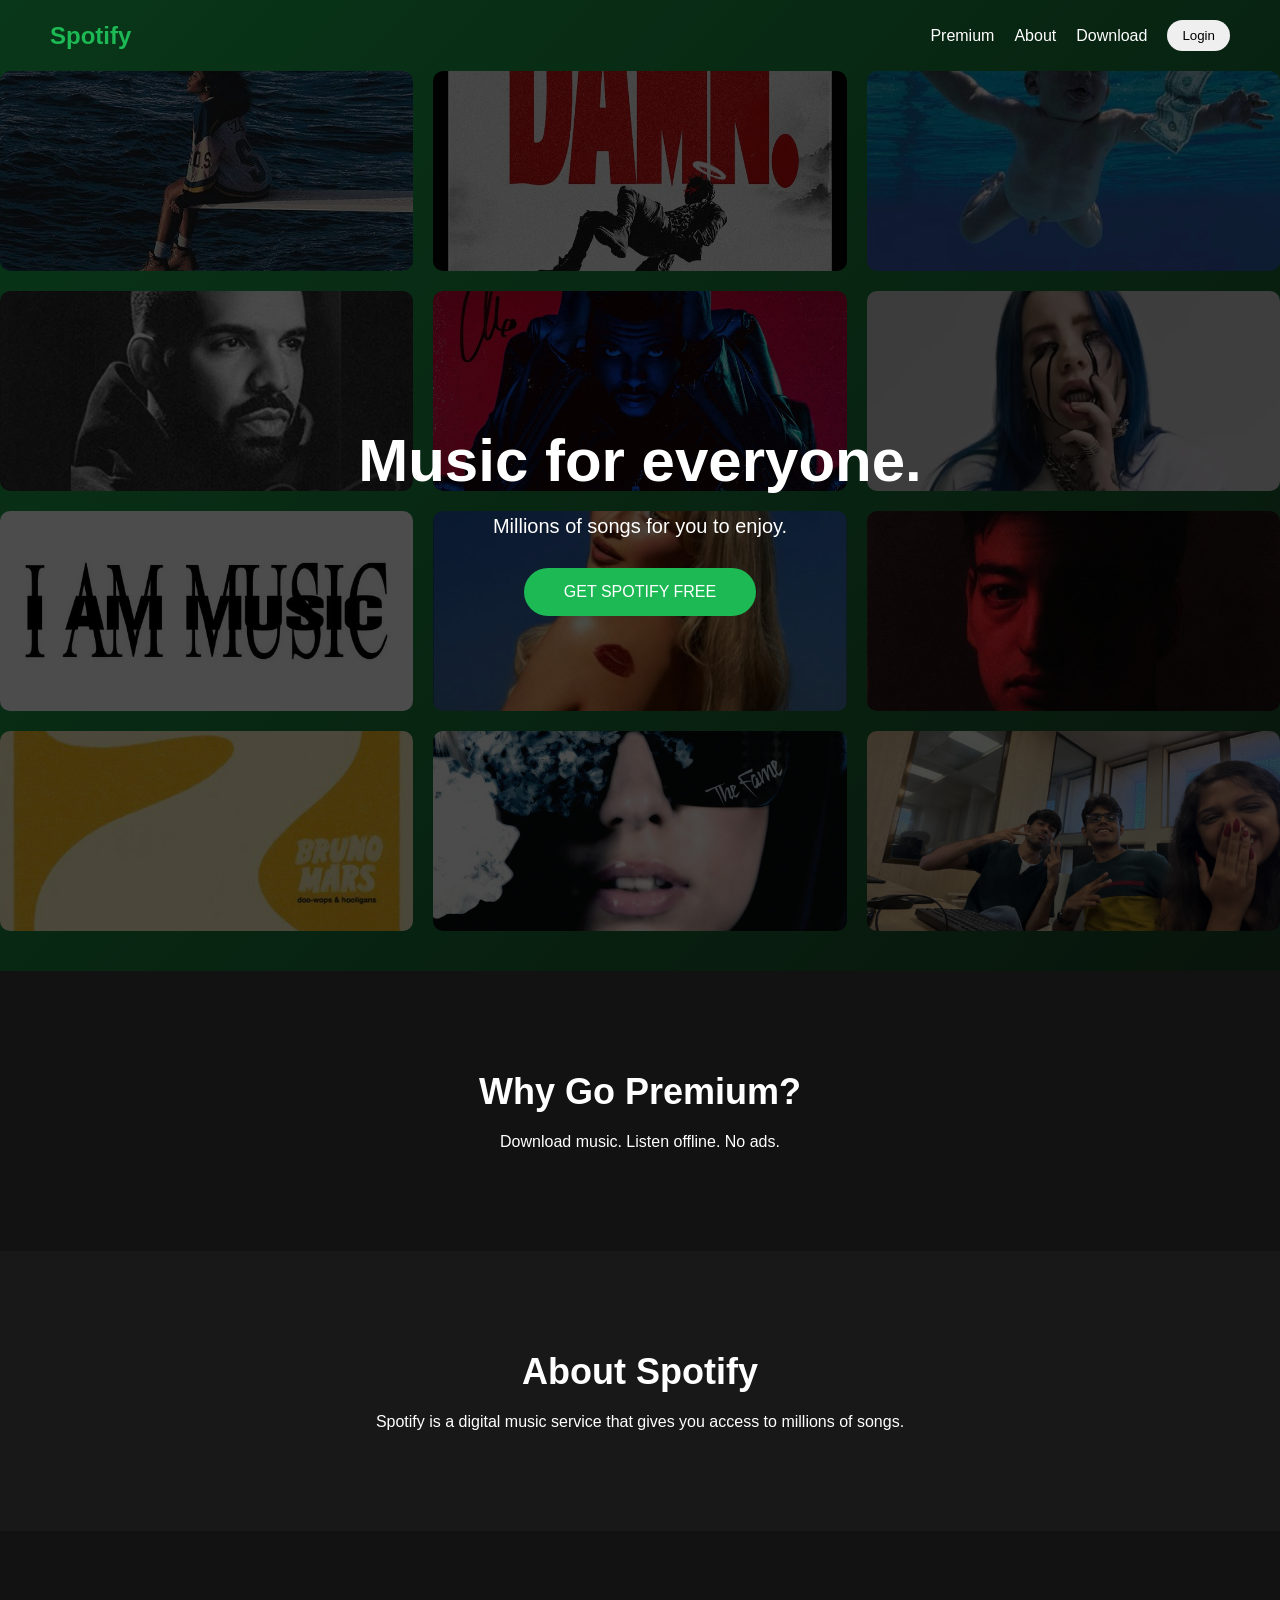
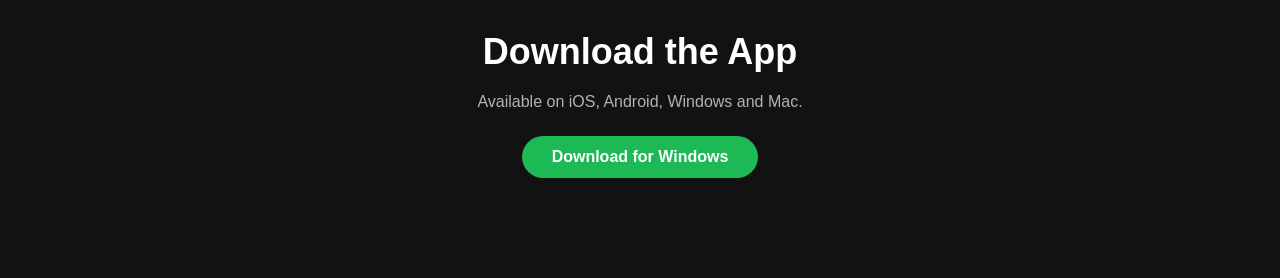
<file: index.html>
<!DOCTYPE html>
<html lang="en">
<head>
    <meta charset="UTF-8">
    <title>Spotify Landing</title>
    <link rel="stylesheet" href="styles.css">
</head>
<body>

    <nav class="navbar">
        <div class="logo">Spotify</div>
        <ul class="nav-links">
            <li><a href="#premium">Premium</a></li>
            <li><a href="#about">About</a></li>
            <li><a href="#download">Download</a></li>
            <li>
            <a href="login.html">
            <button class="login-btn">Login</button>
            </a>
</li>
        </ul>
    </nav>

    <section class="hero">
    <div class="scrolling-bg">
        <div class="image-track">
            <img src="images/Sza.jpg" alt="">
            <img src="images/Damn.jpg" alt="">
            <img src="images/Nirvana.jpg" alt="">
            <img src="images/Drake.jpg" alt="">
            <img src="images/Starboy.jpg" alt="">
            <img src="images/Billie.jpg" alt="">
            <img src="images/RATHER LIE.jpg" alt="">
            <img src="images/Sabrina.jpg" alt="">
            <img src="images/joji.jpg" alt="">
            <img src="images/Bruno.jpg" alt="">
            <img src="images/Gaga.jpg" alt="">
            <img src="images/Og.jpg" alt="">
        </div>
    </div>

    <div class="hero-content">
        <h1>Music for everyone.</h1>
        <p>Millions of songs for you to enjoy.</p>
        <button class="cta-btn">GET SPOTIFY FREE</button>
    </div>
</section>

    <section id="premium" class="content">
        <h2>Why Go Premium?</h2>
        <p>Download music. Listen offline. No ads.</p>
    </section>

    <section id="about" class="content dark">
        <h2>About Spotify</h2>
        <p>Spotify is a digital music service that gives you access to millions of songs.</p>
    </section>

    <section id="download" class="content">
    <h2>Download the App</h2>
    <p>Available on iOS, Android, Windows and Mac.</p>

    <a href="https://download.scdn.co/SpotifySetup.exe" 
       class="btn-download" 
       target="_blank">
       Download for Windows
    </a>
</section>
</body>
</html>
</file>
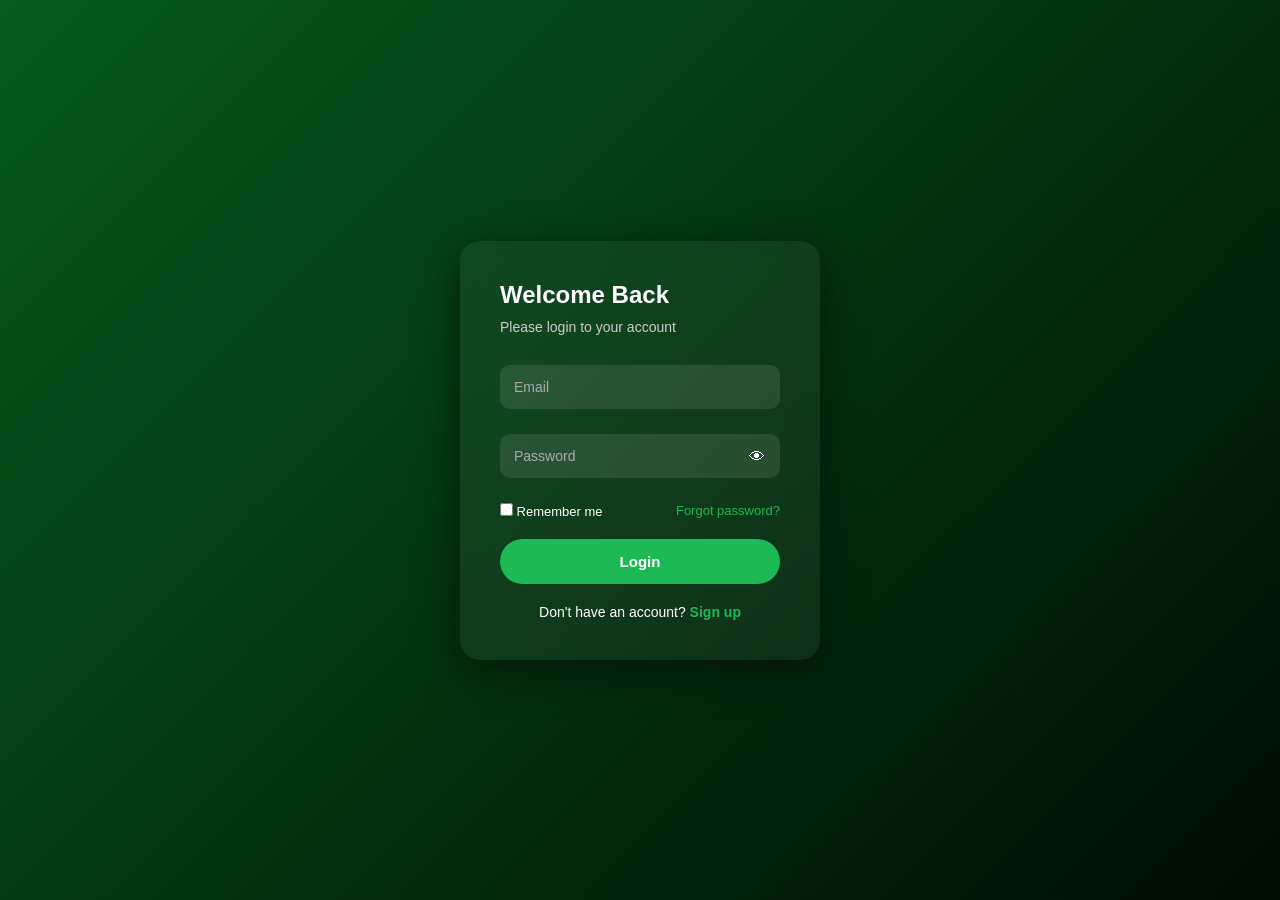
<file: login.html>
<!DOCTYPE html>
<html lang="en">
<head>
    <meta charset="UTF-8">
    <title>Spotify — Login</title>
    <link rel="stylesheet" href="login.css">
    <style>
        .error-msg, .success-msg {
            border-radius: 8px;
            padding: 10px 14px;
            margin-bottom: 14px;
            font-size: 0.88rem;
            text-align: center;
            display: none;
        }
        .error-msg   { background:#ff4d4d22; color:#ff4d4d; border:1px solid #ff4d4d55; }
        .success-msg { background:#1DB95422; color:#1DB954; border:1px solid #1DB95455; }
        .error-msg.show, .success-msg.show { display: block; }
    </style>
</head>
<body>

<div class="login-container">
    <div class="login-card">
        <h2>Welcome Back</h2>
        <p class="subtitle">Please login to your account</p>

        <div class="error-msg"   id="errorMsg">❌ Invalid email or password. Please try again.</div>
        <div class="success-msg" id="successMsg">✅ Account created! You can now log in.</div>

        <form id="loginForm" action="login.php" method="POST">
            <div class="input-group">
                <input type="email" id="email" name="email" required>
                <label>Email</label>
            </div>

            <div class="input-group password-group">
                <input type="password" id="password" name="password" required>
                <label>Password</label>
                <span id="togglePassword">👁</span>
            </div>

            <div class="options">
                <label><input type="checkbox"> Remember me</label>
                <a href="#">Forgot password?</a>
            </div>

            <button type="submit" class="login-btn">Login</button>
        </form>

        <p class="signup-text">
            Don't have an account?
            <a href="signup.html">Sign up</a>
        </p>
    </div>
</div>

<script src="login.js"></script>
<script>
    const params = new URLSearchParams(window.location.search);
    if (params.get('error')   === '1')       document.getElementById('errorMsg').classList.add('show');
    if (params.get('signup')  === 'success') document.getElementById('successMsg').classList.add('show');
</script>
</body>
</html>
</file>
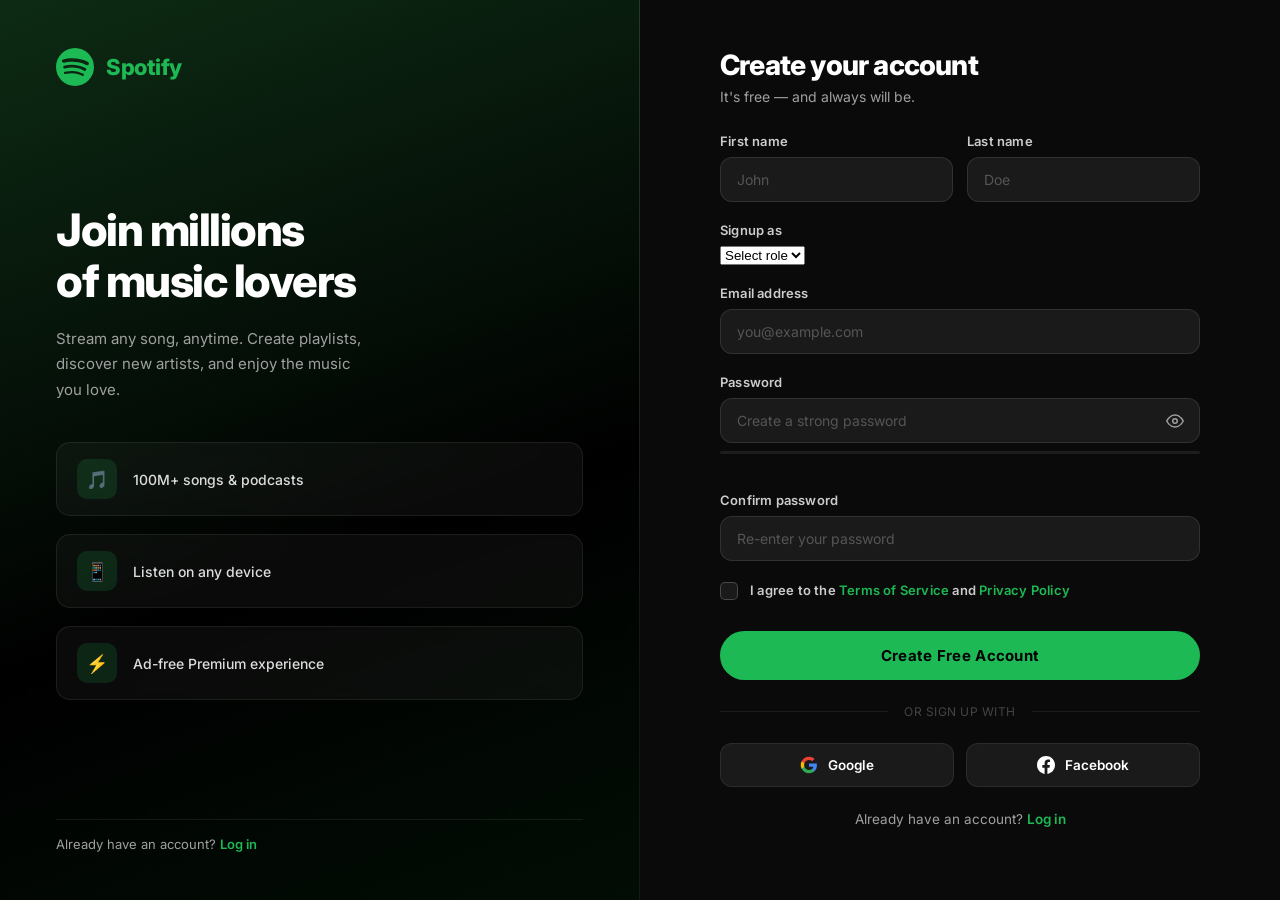
<file: signup.html>
<!DOCTYPE html>
<html lang="en">
<head>
    <meta charset="UTF-8">
    <title>Spotify — Create Account</title>
    <link rel="preconnect" href="https://fonts.googleapis.com">
    <link href="https://fonts.googleapis.com/css2?family=Circular+Std:wght@400;700&family=Inter:wght@300;400;500;600;700&display=swap" rel="stylesheet">
    <link rel="stylesheet" href="signup.css">
</head>
<body>

<!-- Animated background orbs -->
<div class="bg-orb orb1"></div>
<div class="bg-orb orb2"></div>
<div class="bg-orb orb3"></div>

<div class="page-wrapper">

    <!-- Left branding panel -->
    <div class="brand-panel">
        <div class="brand-logo">
            <svg viewBox="0 0 24 24" fill="currentColor" width="38" height="38">
                <path d="M12 0C5.4 0 0 5.4 0 12s5.4 12 12 12 12-5.4 12-12S18.66 0 12 0zm5.521 17.34c-.24.359-.66.48-1.021.24-2.82-1.74-6.36-2.101-10.561-1.141-.418.122-.779-.179-.899-.539-.12-.421.18-.78.54-.9 4.56-1.021 8.52-.6 11.64 1.32.42.18.479.659.301 1.02zm1.44-3.3c-.301.42-.841.6-1.262.3-3.239-1.98-8.159-2.58-11.939-1.38-.479.12-1.02-.12-1.14-.6-.12-.48.12-1.021.6-1.141C9.6 9.9 15 10.561 18.72 12.84c.361.181.54.78.241 1.2zm.12-3.36C15.24 8.4 8.82 8.16 5.16 9.301c-.6.179-1.2-.181-1.38-.721-.18-.601.18-1.2.72-1.381 4.26-1.26 11.28-1.02 15.721 1.621.539.3.719 1.02.419 1.56-.299.421-1.02.599-1.559.3z"/>
            </svg>
            <span>Spotify</span>
        </div>

        <div class="brand-content">
            <h1>Join millions<br>of music lovers</h1>
            <p>Stream any song, anytime. Create playlists, discover new artists, and enjoy the music you love.</p>

            <div class="perks">
                <div class="perk-item">
                    <div class="perk-icon">🎵</div>
                    <span>100M+ songs & podcasts</span>
                </div>
                <div class="perk-item">
                    <div class="perk-icon">📱</div>
                    <span>Listen on any device</span>
                </div>
                <div class="perk-item">
                    <div class="perk-icon">⚡</div>
                    <span>Ad-free Premium experience</span>
                </div>
            </div>
        </div>

        <div class="brand-footer">Already have an account? <a href="login.html">Log in</a></div>
    </div>

    <!-- Right signup form panel -->
    <div class="form-panel">
        <div class="form-card">

            <div class="form-header">
                <h2>Create your account</h2>
                <p>It's free — and always will be.</p>
            </div>

            <!-- Alert banners -->
            <div class="alert alert-error" id="errorAlert"></div>
            <div class="alert alert-success" id="successAlert"></div>

            <form id="signupForm" action="signup.php" method="POST" novalidate>

                <div class="form-row two-col">
                    <div class="field-group" id="fg-firstname">
                        <label for="firstname">First name</label>
                        <div class="input-wrap">
                            <input type="text" id="firstname" name="firstname"
                                   placeholder="John" autocomplete="given-name" required>
                            <span class="field-icon valid-icon">✓</span>
                        </div>
                        <span class="field-error"></span>
                    </div>
                    <div class="field-group" id="fg-lastname">
                        <label for="lastname">Last name</label>
                        <div class="input-wrap">
                            <input type="text" id="lastname" name="lastname"
                                   placeholder="Doe" autocomplete="family-name" required>
                            <span class="field-icon valid-icon">✓</span>
                        </div>
                        <span class="field-error"></span>
                    </div>
                </div>

                <div class="field-group" id="fg-role">
                <label for="role">Signup as</label>
                <div class="input-wrap">
                    <select id="role" name="role" required>
                        <option value="" disabled selected>Select role</option>
                        <option value="user">User</option>
                        <option value="artist">Artist</option>
                    </select>
                    <span class="field-icon valid-icon">✓</span>
                </div>
                <span class="field-error"></span>
            </div>

                <div class="field-group" id="fg-email">
                    <label for="email">Email address</label>
                    <div class="input-wrap">
                        <input type="email" id="email" name="email"
                               placeholder="you@example.com" autocomplete="email" required>
                        <span class="field-icon valid-icon">✓</span>
                    </div>
                    <span class="field-error"></span>
                </div>

                <div class="field-group" id="fg-password">
                    <label for="password">Password</label>
                    <div class="input-wrap">
                        <input type="password" id="password" name="password"
                               placeholder="Create a strong password" autocomplete="new-password" required>
                        <button type="button" class="toggle-pw" id="togglePw" aria-label="Toggle password">
                            <svg id="eyeIcon" xmlns="http://www.w3.org/2000/svg" width="18" height="18" viewBox="0 0 24 24" fill="none" stroke="currentColor" stroke-width="2">
                                <path d="M1 12s4-8 11-8 11 8 11 8-4 8-11 8-11-8-11-8z"/><circle cx="12" cy="12" r="3"/>
                            </svg>
                        </button>
                    </div>
                    <!-- Password strength bar -->
                    <div class="strength-bar">
                        <div class="strength-fill" id="strengthFill"></div>
                    </div>
                    <span class="strength-label" id="strengthLabel"></span>
                    <span class="field-error"></span>
                </div>

                <div class="field-group" id="fg-confirm">
                    <label for="confirm">Confirm password</label>
                    <div class="input-wrap">
                        <input type="password" id="confirm" name="confirm"
                               placeholder="Re-enter your password" autocomplete="new-password" required>
                        <span class="field-icon valid-icon">✓</span>
                    </div>
                    <span class="field-error"></span>
                </div>

                <div class="field-group checkbox-group">
                    <label class="checkbox-label">
                        <input type="checkbox" id="terms" name="terms" required>
                        <span class="custom-check"></span>
                        <span>I agree to the <a href="#" class="link">Terms of Service</a> and <a href="#" class="link">Privacy Policy</a></span>
                    </label>
                    <span class="field-error" id="terms-error"></span>
                </div>

                <button type="submit" class="submit-btn" id="submitBtn">
                    <span class="btn-text">Create Free Account</span>
                    <span class="btn-loader" id="btnLoader">
                        <svg class="spinner" viewBox="0 0 24 24"><circle cx="12" cy="12" r="10" fill="none" stroke="currentColor" stroke-width="3" stroke-dasharray="60" stroke-dashoffset="20"/></svg>
                    </span>
                </button>

            </form>

            <div class="divider"><span>or sign up with</span></div>

            <div class="social-row">
                <button class="social-btn" type="button">
                    <svg width="18" height="18" viewBox="0 0 24 24"><path d="M22.56 12.25c0-.78-.07-1.53-.2-2.25H12v4.26h5.92c-.26 1.37-1.04 2.53-2.21 3.31v2.77h3.57c2.08-1.92 3.28-4.74 3.28-8.09z" fill="#4285F4"/><path d="M12 23c2.97 0 5.46-.98 7.28-2.66l-3.57-2.77c-.98.66-2.23 1.06-3.71 1.06-2.86 0-5.29-1.93-6.16-4.53H2.18v2.84C3.99 20.53 7.7 23 12 23z" fill="#34A853"/><path d="M5.84 14.09c-.22-.66-.35-1.36-.35-2.09s.13-1.43.35-2.09V7.07H2.18C1.43 8.55 1 10.22 1 12s.43 3.45 1.18 4.93l2.85-2.22.81-.62z" fill="#FBBC05"/><path d="M12 5.38c1.62 0 3.06.56 4.21 1.64l3.15-3.15C17.45 2.09 14.97 1 12 1 7.7 1 3.99 3.47 2.18 7.07l3.66 2.84c.87-2.6 3.3-4.53 6.16-4.53z" fill="#EA4335"/></svg>
                    Google
                </button>
                <button class="social-btn" type="button">
                    <svg width="18" height="18" viewBox="0 0 24 24" fill="currentColor"><path d="M24 12.073c0-6.627-5.373-12-12-12s-12 5.373-12 12c0 5.99 4.388 10.954 10.125 11.854v-8.385H7.078v-3.47h3.047V9.43c0-3.007 1.792-4.669 4.533-4.669 1.312 0 2.686.235 2.686.235v2.953H15.83c-1.491 0-1.956.925-1.956 1.874v2.25h3.328l-.532 3.47h-2.796v8.385C19.612 23.027 24 18.062 24 12.073z"/></svg>
                    Facebook
                </button>
            </div>

            <p class="login-redirect">Already have an account? <a href="login.html" class="link">Log in</a></p>

        </div>
    </div>

</div>

<script src="signup.js"></script>
</body>
</html>
</file>
<file: styles.css>
* {
    margin: 0;
    padding: 0;
    box-sizing: border-box;
    font-family: Arial, Helvetica, sans-serif;
}

body {
    color: white;
    background: linear-gradient(135deg, #1DB954, #191414);
}

.navbar {
    display: flex;
    justify-content: space-between;
    align-items: center;
    padding: 20px 50px;
    background: rgba(0, 0, 0, 0.7);
}

.logo {
    font-size: 24px;
    font-weight: bold;
    color: #1DB954;
}

.nav-links {
    list-style: none;
    display: flex;
    gap: 20px;
    align-items: center;
}

.nav-links a {
    text-decoration: none;
    color: white;
    font-size: 16px;
}

.nav-links a:hover {
    color: #1DB954;
}

.login-btn {
    padding: 8px 15px;
    border-radius: 20px;
    border: none;
    cursor: pointer;
}

.hero {
    height: 90vh;
    display: flex;
    flex-direction: column;
    justify-content: center;
    align-items: center;
    text-align: center;
}

.hero h1 {
    font-size: 60px;
    margin-bottom: 20px;
}

.hero p {
    font-size: 20px;
    margin-bottom: 30px;
}

.cta-btn {
    padding: 15px 40px;
    font-size: 16px;
    border-radius: 30px;
    border: none;
    background: #1DB954;
    color: white;
    cursor: pointer;
    transition: 0.3s;
}

.cta-btn:hover {
    background: #17a74a;
    transform: scale(1.05);
}

.content {
    padding: 100px 50px;
    text-align: center;
    background: #121212;
}

.content.dark {
    background: #181818;
}

.content h2 {
    margin-bottom: 20px;
    font-size: 36px;
}

@media (max-width: 768px) {
    .hero h1 {
        font-size: 40px;
    }

    .navbar {
        flex-direction: column;
        gap: 15px;
    }
}

.btn-download {
    display: inline-block;
    margin-top: 25px;
    padding: 12px 30px;
    background-color: #1DB954;
    color: white;
    text-decoration: none;
    border-radius: 25px;
    font-weight: 600;
    transition: background-color 0.3s ease, transform 0.2s ease;
}

.btn-download:hover {
    background-color: #17a74a;
    transform: scale(1.05);
}

#download {
    background: #121212;
}

#download p {
    color: #b3b3b3;
    margin-top: 10px;
    font-size: 16px;
}

.hero {
    position: relative;
    height: 100vh;
    overflow: hidden;
    display: flex;
    justify-content: center;
    align-items: center;
    text-align: center;
}

.scrolling-bg {
    position: absolute;
    width: 100%;
    height: 100%;
    overflow: hidden;
    z-index: 0;
}

.image-track {
    display: grid;
    grid-template-columns: repeat(3, 1fr);
    gap: 20px;
    animation: scrollUp 20s linear infinite;
}

.image-track img {
    width: 100%;
    height: 200px;
    object-fit: cover;
    border-radius: 10px;
}

.hero::after {
    content: "";
    position: absolute;
    width: 100%;
    height: 100%;
    background: rgba(0, 0, 0, 0.7);
    top: 0;
    left: 0;
    z-index: 1;
}

.hero-content {
    position: relative;
    z-index: 2;
    color: white;
}

@keyframes scrollUp {
    0% {
        transform: translateY(0);
    }
    100% {
        transform: translateY(-50%);
    }
}
</file>
<file: login.css>
* {
    margin: 0;
    padding: 0;
    box-sizing: border-box;
    font-family: 'Segoe UI', sans-serif;
}

body {
    height: 100vh;
    display: flex;
    justify-content: center;
    align-items: center;
    background: linear-gradient(135deg, #065a1f, #000c02);
}

.login-container {
    width: 100%;
    max-width: 400px;
    padding: 20px;
}

.login-card {
    background: rgba(255, 255, 255, 0.05);
    backdrop-filter: blur(15px);
    padding: 40px;
    border-radius: 20px;
    box-shadow: 0 10px 40px rgba(0,0,0,0.5);
    color: white;
}

.login-card h2 {
    margin-bottom: 10px;
}

.subtitle {
    margin-bottom: 30px;
    font-size: 14px;
    color: #ccc;
}

.input-group {
    position: relative;
    margin-bottom: 25px;
}

.input-group input {
    width: 100%;
    padding: 14px;
    border-radius: 10px;
    border: none;
    outline: none;
    background: rgba(255,255,255,0.1);
    color: white;
    font-size: 14px;
}

.input-group label {
    position: absolute;
    top: 14px;
    left: 14px;
    color: #aaa;
    font-size: 14px;
    pointer-events: none;
    transition: 0.3s;
}

.input-group input:focus + label,
.input-group input:valid + label {
    top: -8px;
    left: 10px;
    background: #121212;
    padding: 0 5px;
    font-size: 12px;
    color: #1DB954;
}

.password-group {
    position: relative;
}

#togglePassword {
    position: absolute;
    right: 15px;
    top: 14px;
    cursor: pointer;
}

.options {
    display: flex;
    justify-content: space-between;
    font-size: 13px;
    margin-bottom: 20px;
}

.options a {
    color: #1DB954;
    text-decoration: none;
}

.login-btn {
    width: 100%;
    padding: 14px;
    border: none;
    border-radius: 30px;
    background: #1DB954;
    color: white;
    font-size: 15px;
    font-weight: bold;
    cursor: pointer;
    transition: 0.3s;
}

.login-btn:hover {
    background: #1ed760;
    transform: translateY(-2px);
}

.signup-text {
    margin-top: 20px;
    font-size: 14px;
    text-align: center;
}

.signup-text a {
    color: #1DB954;
    text-decoration: none;
    font-weight: bold;
}
</file>
<file: signup.css>
@import url('https://fonts.googleapis.com/css2?family=Inter:wght@300;400;500;600;700;800&display=swap');

*, *::before, *::after {
    margin: 0; padding: 0;
    box-sizing: border-box;
}

:root {
    --green:       #1DB954;
    --green-light: #1ed760;
    --green-glow:  rgba(29, 185, 84, 0.35);
    --black:       #000000;
    --dark:        #0a0a0a;
    --card:        #111111;
    --surface:     #1a1a1a;
    --border:      rgba(255,255,255,0.08);
    --text:        #ffffff;
    --muted:       #a0a0a0;
    --error:       #f44336;
    --error-bg:    rgba(244, 67, 54, 0.1);
    --success-bg:  rgba(29, 185, 84, 0.12);
}

html { scroll-behavior: smooth; }

body {
    font-family: 'Inter', sans-serif;
    background: var(--dark);
    color: var(--text);
    min-height: 100vh;
    overflow-x: hidden;
}

/* ── Background orbs ────────────────────────────── */
.bg-orb {
    position: fixed;
    border-radius: 50%;
    filter: blur(100px);
    pointer-events: none;
    z-index: 0;
    animation: orbFloat 12s ease-in-out infinite;
}
.orb1 { width: 500px; height: 500px; background: rgba(29,185,84,0.12); top: -100px; left: -150px; animation-delay: 0s; }
.orb2 { width: 400px; height: 400px; background: rgba(29,185,84,0.07); bottom: -80px; right: -100px; animation-delay: 4s; }
.orb3 { width: 300px; height: 300px; background: rgba(255,255,255,0.03); top: 40%; left: 40%; animation-delay: 8s; }
@keyframes orbFloat {
    0%,100% { transform: translateY(0) scale(1); }
    50%      { transform: translateY(-30px) scale(1.05); }
}

/* ── Page wrapper ────────────────────────────────── */
.page-wrapper {
    position: relative;
    z-index: 1;
    display: grid;
    grid-template-columns: 1fr 1fr;
    min-height: 100vh;
}

/* ── Brand panel (left) ─────────────────────────── */
.brand-panel {
    background: linear-gradient(160deg, #0d2b14 0%, #000 60%, #020d05 100%);
    padding: 48px 56px;
    display: flex;
    flex-direction: column;
    justify-content: space-between;
    border-right: 1px solid var(--border);
    position: sticky;
    top: 0;
    height: 100vh;
    overflow: hidden;
}
.brand-panel::before {
    content: '';
    position: absolute;
    inset: 0;
    background: url("data:image/svg+xml,%3Csvg width='60' height='60' viewBox='0 0 60 60' xmlns='http://www.w3.org/2000/svg'%3E%3Cg fill='none' fill-rule='evenodd'%3E%3Cg fill='%231DB954' fill-opacity='0.03'%3E%3Ccircle cx='30' cy='30' r='1'/%3E%3C/g%3E%3C/g%3E%3C/svg%3E");
    pointer-events: none;
}

.brand-logo {
    display: flex;
    align-items: center;
    gap: 12px;
    color: var(--green);
    font-size: 22px;
    font-weight: 800;
    letter-spacing: -0.5px;
}
.brand-logo svg { flex-shrink: 0; }

.brand-content { flex: 1; display: flex; flex-direction: column; justify-content: center; }

.brand-content h1 {
    font-size: clamp(32px, 3.5vw, 48px);
    font-weight: 800;
    line-height: 1.15;
    letter-spacing: -1.5px;
    margin-bottom: 18px;
    background: linear-gradient(135deg, #fff 60%, #1DB954);
    -webkit-background-clip: text;
    -webkit-text-fill-color: transparent;
    background-clip: text;
}

.brand-content p {
    font-size: 15px;
    color: var(--muted);
    line-height: 1.7;
    max-width: 320px;
    margin-bottom: 40px;
}

.perks { display: flex; flex-direction: column; gap: 18px; }

.perk-item {
    display: flex;
    align-items: center;
    gap: 16px;
    background: rgba(255,255,255,0.04);
    border: 1px solid var(--border);
    border-radius: 14px;
    padding: 16px 20px;
    backdrop-filter: blur(10px);
    transition: border-color 0.3s;
}
.perk-item:hover { border-color: rgba(29,185,84,0.3); }

.perk-icon {
    width: 40px; height: 40px;
    background: rgba(29,185,84,0.15);
    border-radius: 10px;
    display: grid; place-items: center;
    font-size: 18px;
    flex-shrink: 0;
}

.perk-item span { font-size: 14px; font-weight: 500; color: #ddd; }

.brand-footer {
    font-size: 13px;
    color: var(--muted);
    padding-top: 16px;
    border-top: 1px solid var(--border);
}
.brand-footer a { color: var(--green); text-decoration: none; font-weight: 600; }
.brand-footer a:hover { text-decoration: underline; }

/* ── Form panel (right) ─────────────────────────── */
.form-panel {
    overflow-y: auto;
    display: flex;
    align-items: flex-start;
    justify-content: center;
    padding: 48px 40px;
    background: var(--dark);
}

.form-card {
    width: 100%;
    max-width: 480px;
    animation: cardIn 0.5s cubic-bezier(0.22,1,0.36,1) both;
}
@keyframes cardIn {
    from { opacity: 0; transform: translateY(20px); }
    to   { opacity: 1; transform: translateY(0); }
}

.form-header { margin-bottom: 28px; }
.form-header h2 {
    font-size: 28px;
    font-weight: 800;
    letter-spacing: -0.8px;
    margin-bottom: 6px;
}
.form-header p { color: var(--muted); font-size: 14px; }

/* ── Alert banners ───────────────────────────────── */
.alert {
    border-radius: 12px;
    padding: 12px 16px;
    font-size: 13.5px;
    font-weight: 500;
    margin-bottom: 20px;
    display: none;
    animation: fadeSlide 0.3s ease;
}
@keyframes fadeSlide {
    from { opacity: 0; transform: translateY(-6px); }
    to   { opacity: 1; transform: translateY(0); }
}
.alert.show { display: flex; align-items: center; gap: 10px; }
.alert-error   { background: var(--error-bg);   border: 1px solid rgba(244,67,54,0.3);  color: #ff6b6b; }
.alert-success { background: var(--success-bg); border: 1px solid rgba(29,185,84,0.3);  color: var(--green-light); }

/* ── Field groups ────────────────────────────────── */
.form-row { display: flex; gap: 14px; }
.form-row.two-col .field-group { flex: 1; min-width: 0; }

.field-group {
    display: flex;
    flex-direction: column;
    margin-bottom: 20px;
}

.field-group label {
    font-size: 13px;
    font-weight: 600;
    color: #ccc;
    margin-bottom: 8px;
    letter-spacing: 0.2px;
}

.input-wrap {
    position: relative;
    display: flex;
    align-items: center;
}

.input-wrap input {
    width: 100%;
    padding: 13px 44px 13px 16px;
    background: var(--surface);
    border: 1.5px solid rgba(255,255,255,0.1);
    border-radius: 12px;
    color: var(--text);
    font-size: 14px;
    font-family: 'Inter', sans-serif;
    outline: none;
    transition: border-color 0.25s, box-shadow 0.25s, background 0.25s;
}
.input-wrap input::placeholder { color: #555; }

.input-wrap input:focus {
    border-color: var(--green);
    background: #1f1f1f;
    box-shadow: 0 0 0 3px var(--green-glow);
}

/* Valid state */
.field-group.valid .input-wrap input { border-color: var(--green); }
.field-group.valid .valid-icon { opacity: 1; color: var(--green); }

/* Error state */
.field-group.error .input-wrap input { border-color: var(--error); box-shadow: 0 0 0 3px rgba(244,67,54,0.15); }

.field-icon {
    position: absolute;
    right: 14px;
    font-size: 14px;
    font-weight: 700;
    opacity: 0;
    transition: opacity 0.2s;
    pointer-events: none;
}

.toggle-pw {
    position: absolute;
    right: 12px;
    background: none;
    border: none;
    color: var(--muted);
    cursor: pointer;
    padding: 4px;
    display: grid; place-items: center;
    transition: color 0.2s;
}
.toggle-pw:hover { color: var(--text); }

.field-error {
    font-size: 12px;
    color: var(--error);
    margin-top: 6px;
    min-height: 16px;
    display: none;
}
.field-group.error .field-error { display: block; }

/* ── Password strength ───────────────────────────── */
.strength-bar {
    height: 3px;
    background: rgba(255,255,255,0.08);
    border-radius: 10px;
    margin-top: 8px;
    overflow: hidden;
}
.strength-fill {
    height: 100%;
    width: 0%;
    border-radius: 10px;
    transition: width 0.4s ease, background 0.4s ease;
}
.strength-label {
    font-size: 11px;
    font-weight: 600;
    margin-top: 4px;
    letter-spacing: 0.5px;
    text-transform: uppercase;
    display: block;
    min-height: 14px;
}

/* ── Checkbox ────────────────────────────────────── */
.checkbox-group { margin-bottom: 22px; }

.checkbox-label {
    display: flex;
    align-items: flex-start;
    gap: 12px;
    cursor: pointer;
    font-size: 13px;
    color: #bbb;
    line-height: 1.5;
}
.checkbox-label input[type="checkbox"] { display: none; }

.custom-check {
    width: 18px; height: 18px;
    border: 1.5px solid rgba(255,255,255,0.2);
    border-radius: 5px;
    flex-shrink: 0;
    margin-top: 1px;
    background: var(--surface);
    display: grid; place-items: center;
    transition: 0.2s;
}
.checkbox-label input:checked ~ .custom-check {
    background: var(--green);
    border-color: var(--green);
}
.checkbox-label input:checked ~ .custom-check::after {
    content: '✓';
    font-size: 11px;
    font-weight: 800;
    color: #000;
}
.link { color: var(--green); text-decoration: none; font-weight: 600; }
.link:hover { text-decoration: underline; }

/* ── Submit button ───────────────────────────────── */
.submit-btn {
    width: 100%;
    padding: 15px;
    background: var(--green);
    border: none;
    border-radius: 50px;
    color: #000;
    font-size: 15px;
    font-weight: 700;
    font-family: 'Inter', sans-serif;
    cursor: pointer;
    letter-spacing: 0.3px;
    transition: background 0.2s, transform 0.2s, box-shadow 0.2s;
    display: flex; align-items: center; justify-content: center; gap: 10px;
    position: relative;
    overflow: hidden;
}
.submit-btn::after {
    content: '';
    position: absolute;
    inset: 0;
    background: white;
    opacity: 0;
    transition: opacity 0.2s;
}
.submit-btn:hover {
    background: var(--green-light);
    transform: translateY(-2px);
    box-shadow: 0 8px 24px var(--green-glow);
}
.submit-btn:active { transform: translateY(0); }
.submit-btn:disabled { opacity: 0.6; cursor: not-allowed; transform: none; }

.btn-loader { display: none; }
.submit-btn.loading .btn-text { display: none; }
.submit-btn.loading .btn-loader { display: flex; }

.spinner {
    width: 20px; height: 20px;
    animation: spin 0.8s linear infinite;
}
@keyframes spin { to { transform: rotate(360deg); } }

/* ── Divider ─────────────────────────────────────── */
.divider {
    display: flex; align-items: center; gap: 16px;
    margin: 24px 0;
    color: #444;
    font-size: 12px;
    letter-spacing: 0.5px;
    text-transform: uppercase;
}
.divider::before, .divider::after {
    content: ''; flex: 1;
    height: 1px; background: var(--border);
}

/* ── Social buttons ──────────────────────────────── */
.social-row { display: flex; gap: 12px; margin-bottom: 24px; }

.social-btn {
    flex: 1;
    padding: 12px;
    background: var(--surface);
    border: 1.5px solid var(--border);
    border-radius: 12px;
    color: var(--text);
    font-size: 13.5px;
    font-weight: 600;
    font-family: 'Inter', sans-serif;
    cursor: pointer;
    display: flex; align-items: center; justify-content: center; gap: 10px;
    transition: border-color 0.2s, background 0.2s;
}
.social-btn:hover { background: #222; border-color: rgba(255,255,255,0.2); }

/* ── Login redirect ──────────────────────────────── */
.login-redirect {
    text-align: center;
    font-size: 13.5px;
    color: var(--muted);
}

/* ── Responsive ──────────────────────────────────── */
@media (max-width: 900px) {
    .page-wrapper { grid-template-columns: 1fr; }
    .brand-panel {
        position: static; height: auto;
        padding: 36px 28px 28px;
    }
    .brand-content h1 { font-size: 32px; }
    .perks { flex-direction: row; flex-wrap: wrap; }
    .perk-item { flex: 1; min-width: 140px; }
    .form-panel { padding: 32px 20px; }
}
@media (max-width: 480px) {
    .form-row.two-col { flex-direction: column; gap: 0; }
    .social-row { flex-direction: column; }
}
</file>
